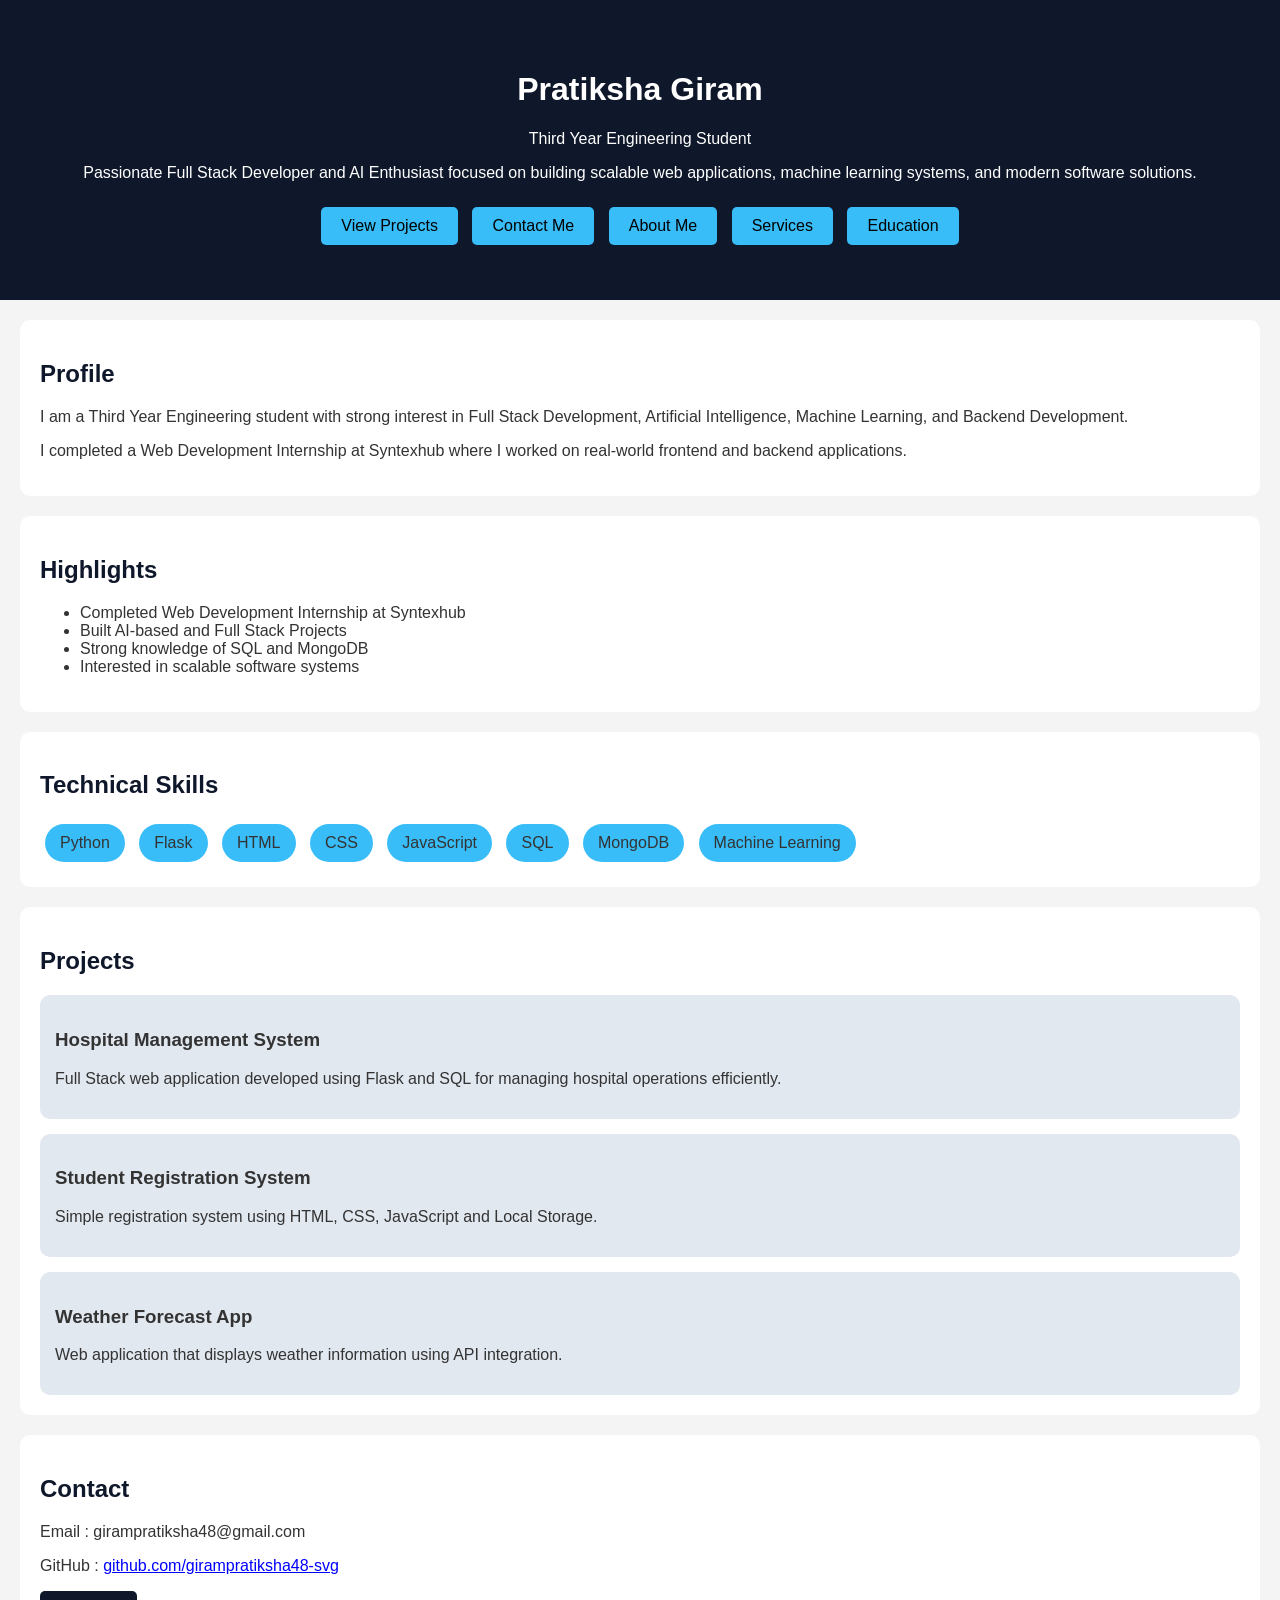
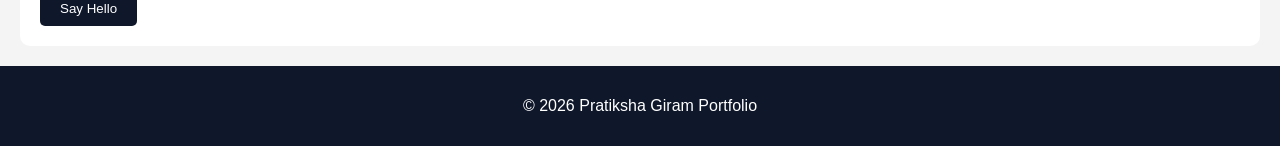
<file: index.html>
<!DOCTYPE html>
<html>
<head>
    <title>Pratiksha Giram Portfolio</title>
    <link rel="stylesheet" href="style.css">
</head>

<body>

    <header>

        <h1>Pratiksha Giram</h1>

        <p>Third Year Engineering Student</p>

        <p>
            Passionate Full Stack Developer and AI Enthusiast focused on building scalable web applications,
            machine learning systems, and modern software solutions.
        </p>

        <div class="buttons">

            <a href="#projects">View Projects</a>

            <a href="#contact">Contact Me</a>

            <a href="#about">About Me</a>

            <a href="services.html">Services</a>

            <a href="education.html">Education</a>

        </div>

    </header>

    <!-- About -->

    <section id="about">

        <h2>Profile</h2>

        <p>
            I am a Third Year Engineering student with strong interest in Full Stack Development,
            Artificial Intelligence, Machine Learning, and Backend Development.
        </p>

        <p>
            I completed a Web Development Internship at Syntexhub where I worked on real-world frontend and backend applications.
        </p>

    </section>

    <!-- Highlights -->

    <section>

        <h2>Highlights</h2>

        <ul>
            <li>Completed Web Development Internship at Syntexhub</li>

            <li>Built AI-based and Full Stack Projects</li>

            <li>Strong knowledge of SQL and MongoDB</li>

            <li>Interested in scalable software systems</li>
        </ul>

    </section>

    <!-- Skills -->

    <section>

        <h2>Technical Skills</h2>

        <div class="skills">

            <span>Python</span>
            <span>Flask</span>
            <span>HTML</span>
            <span>CSS</span>
            <span>JavaScript</span>
            <span>SQL</span>
            <span>MongoDB</span>
            <span>Machine Learning</span>

        </div>

    </section>

    <!-- Projects -->

    <section id="projects">

        <h2>Projects</h2>

        <div class="project-box">

            <h3>Hospital Management System</h3>

            <p>
                Full Stack web application developed using Flask and SQL for managing hospital operations efficiently.
            </p>

        </div>

        <div class="project-box">

            <h3>Student Registration System</h3>

            <p>
                Simple registration system using HTML, CSS, JavaScript and Local Storage.
            </p>

        </div>

        <div class="project-box">

            <h3>Weather Forecast App</h3>

            <p>
                Web application that displays weather information using API integration.
            </p>

        </div>

    </section>

    <!-- Contact -->

    <section id="contact">

        <h2>Contact</h2>

        <p>Email : girampratiksha48@gmail.com</p>

        <p>
            GitHub :
            <a href="https://github.com/girampratiksha48-svg" target="_blank">
                github.com/girampratiksha48-svg
            </a>
        </p>

        <button onclick="showMessage()">
            Say Hello
        </button>

    </section>

    <footer>

        <p>© 2026 Pratiksha Giram Portfolio</p>

    </footer>

    <script src="script.js"></script>

</body>
</html>
</file>
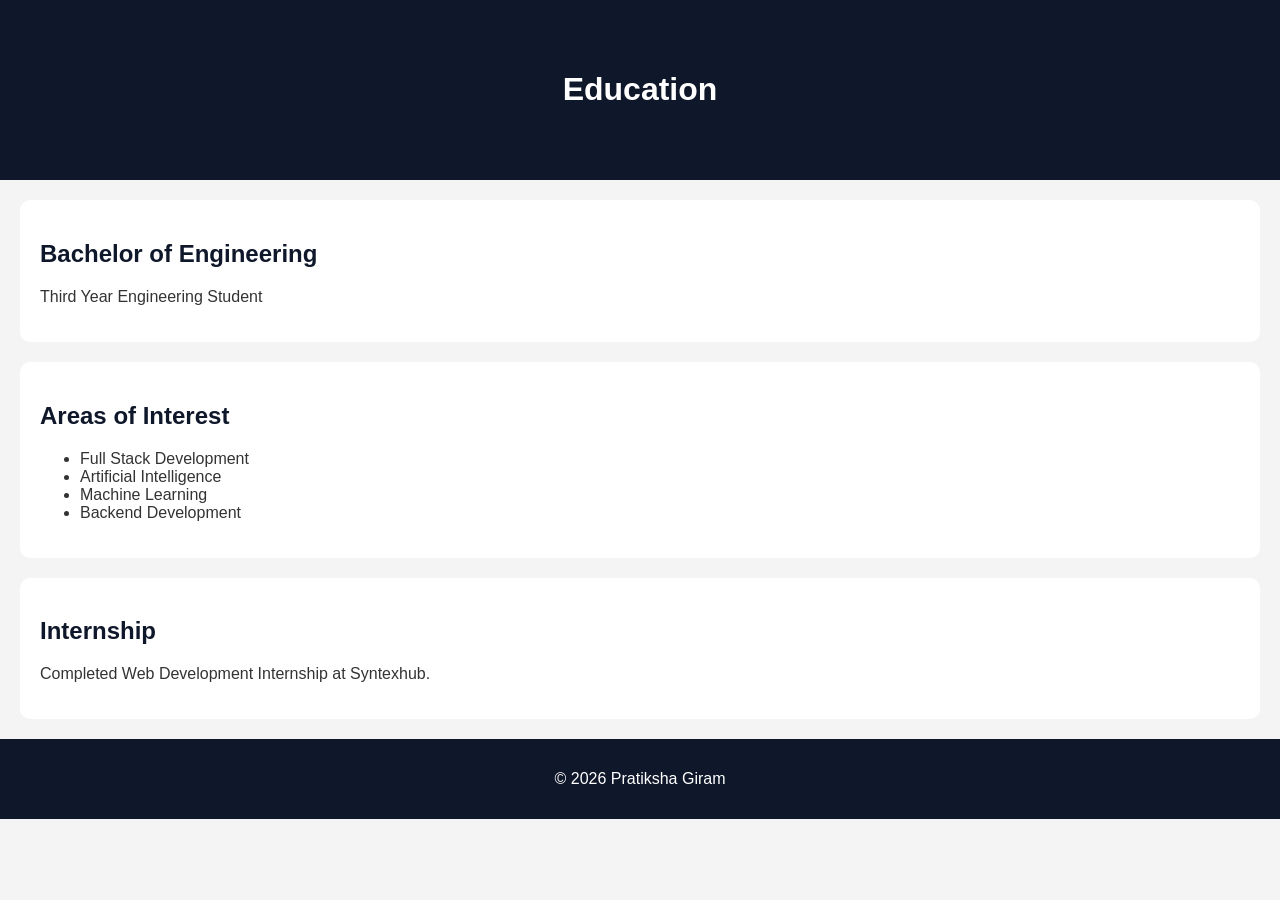
<file: education.html>
<!DOCTYPE html>
<html>
<head>
    <title>Education</title>
    <link rel="stylesheet" href="style.css">
</head>

<body>

    <header>

        <h1>Education</h1>

    </header>

    <section>

        <h2>Bachelor of Engineering</h2>

        <p>
            Third Year Engineering Student
        </p>

    </section>

    <section>

        <h2>Areas of Interest</h2>

        <ul>
            <li>Full Stack Development</li>
            <li>Artificial Intelligence</li>
            <li>Machine Learning</li>
            <li>Backend Development</li>
        </ul>

    </section>

    <section>

        <h2>Internship</h2>

        <p>
            Completed Web Development Internship at Syntexhub.
        </p>

    </section>

    <footer>

        <p>© 2026 Pratiksha Giram</p>

    </footer>

</body>
</html>
</file>
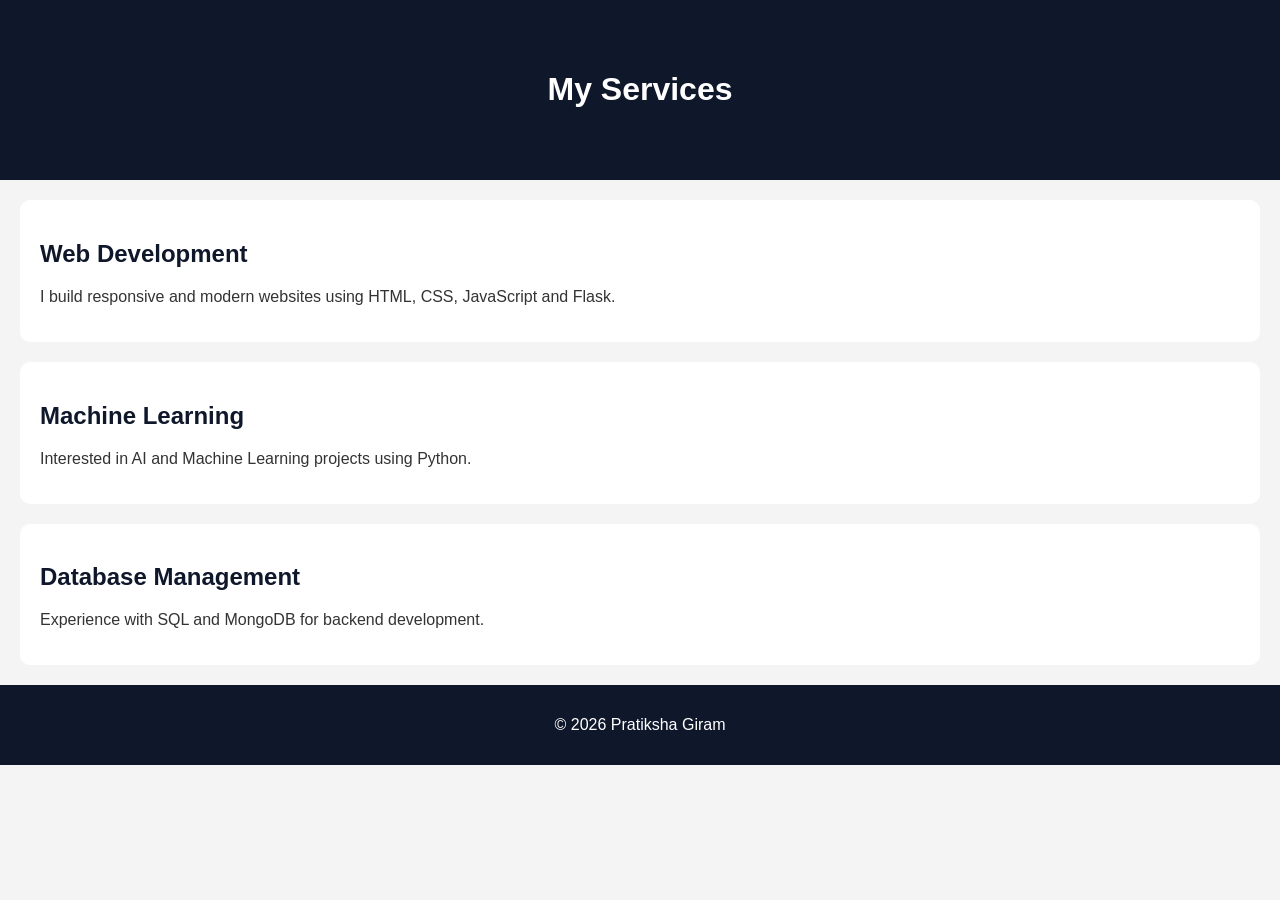
<file: services.html>
<!DOCTYPE html>
<html>
<head>
    <title>Services</title>
    <link rel="stylesheet" href="style.css">
</head>

<body>

    <header>

        <h1>My Services</h1>

    </header>

    <section>

        <h2>Web Development</h2>

        <p>
            I build responsive and modern websites using HTML, CSS, JavaScript and Flask.
        </p>

    </section>

    <section>

        <h2>Machine Learning</h2>

        <p>
            Interested in AI and Machine Learning projects using Python.
        </p>

    </section>

    <section>

        <h2>Database Management</h2>

        <p>
            Experience with SQL and MongoDB for backend development.
        </p>

    </section>

    <footer>

        <p>© 2026 Pratiksha Giram</p>

    </footer>

</body>
</html>
</file>
<file: style.css>
body{
    font-family: Arial;
    margin:0;
    padding:0;
    background:#f4f4f4;
    color:#333;
}

header{
    background:#0f172a;
    color:white;
    text-align:center;
    padding:50px 20px;
}

.buttons{
    margin-top:20px;
}

.buttons a{
    text-decoration:none;
    background:#38bdf8;
    color:black;
    padding:10px 20px;
    margin:5px;
    display:inline-block;
    border-radius:5px;
}

.buttons a:hover{
    background:white;
}

section{
    background:white;
    margin:20px;
    padding:20px;
    border-radius:10px;
}

h2{
    color:#0f172a;
}

.skills span{
    background:#38bdf8;
    padding:10px 15px;
    margin:5px;
    display:inline-block;
    border-radius:20px;
}

.project-box{
    background:#e2e8f0;
    padding:15px;
    margin-top:15px;
    border-radius:10px;
}

button{
    background:#0f172a;
    color:white;
    padding:10px 20px;
    border:none;
    cursor:pointer;
    border-radius:5px;
}

button:hover{
    background:#334155;
}

footer{
    background:#0f172a;
    color:white;
    text-align:center;
    padding:15px;
    margin-top:20px;
}

a{
    color:blue;
}
</file>
